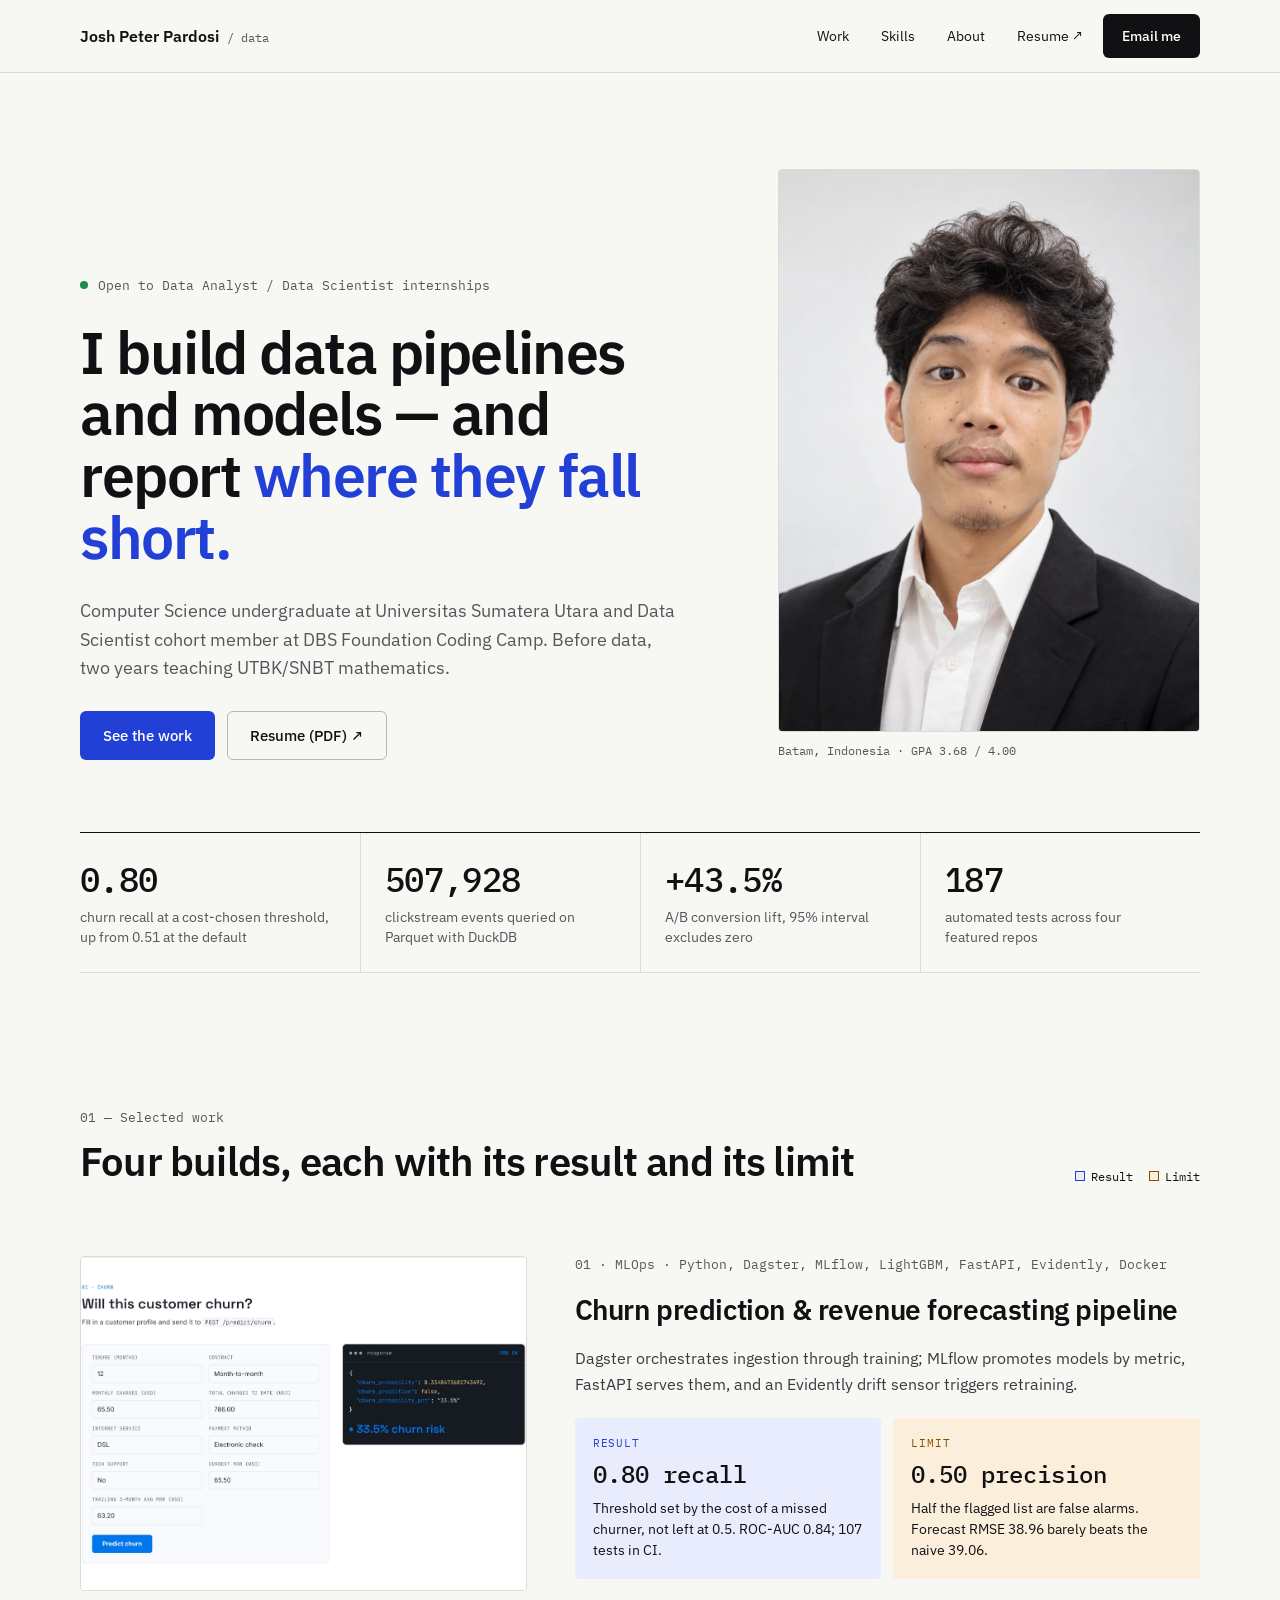
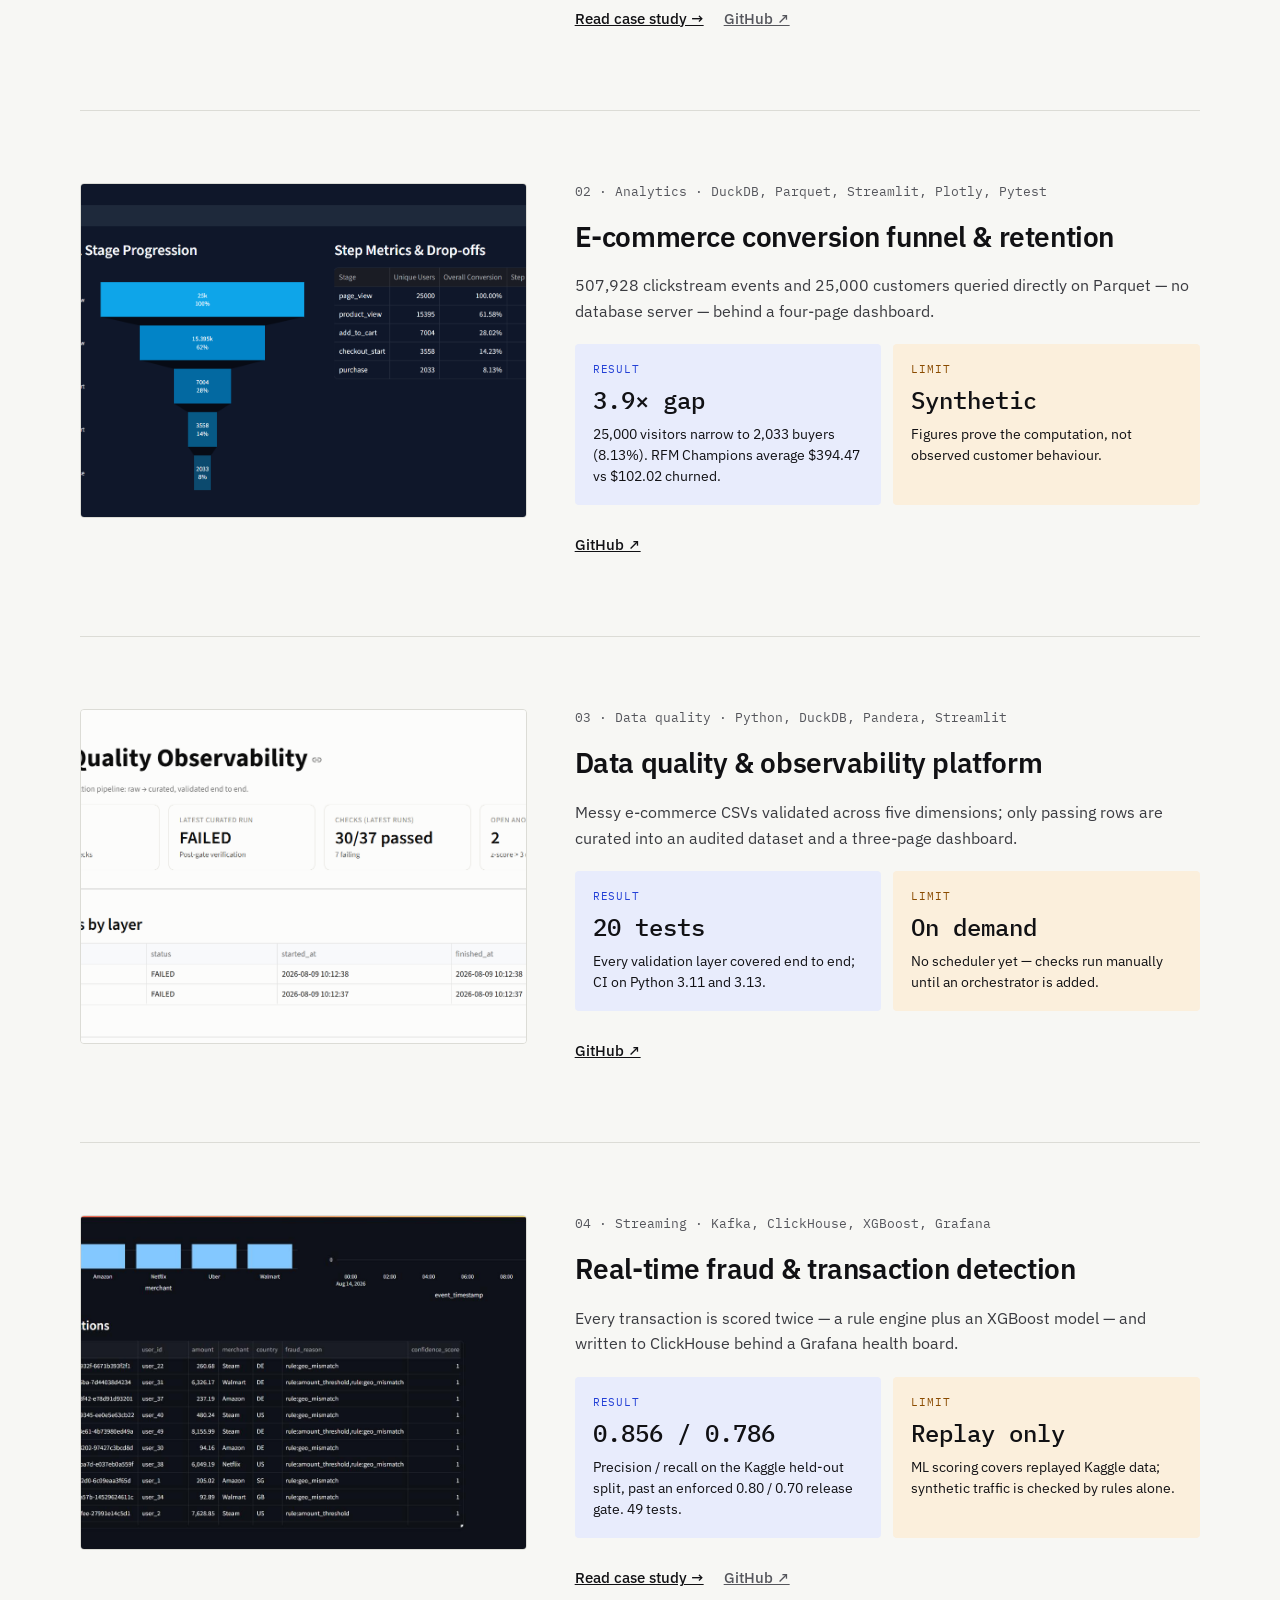
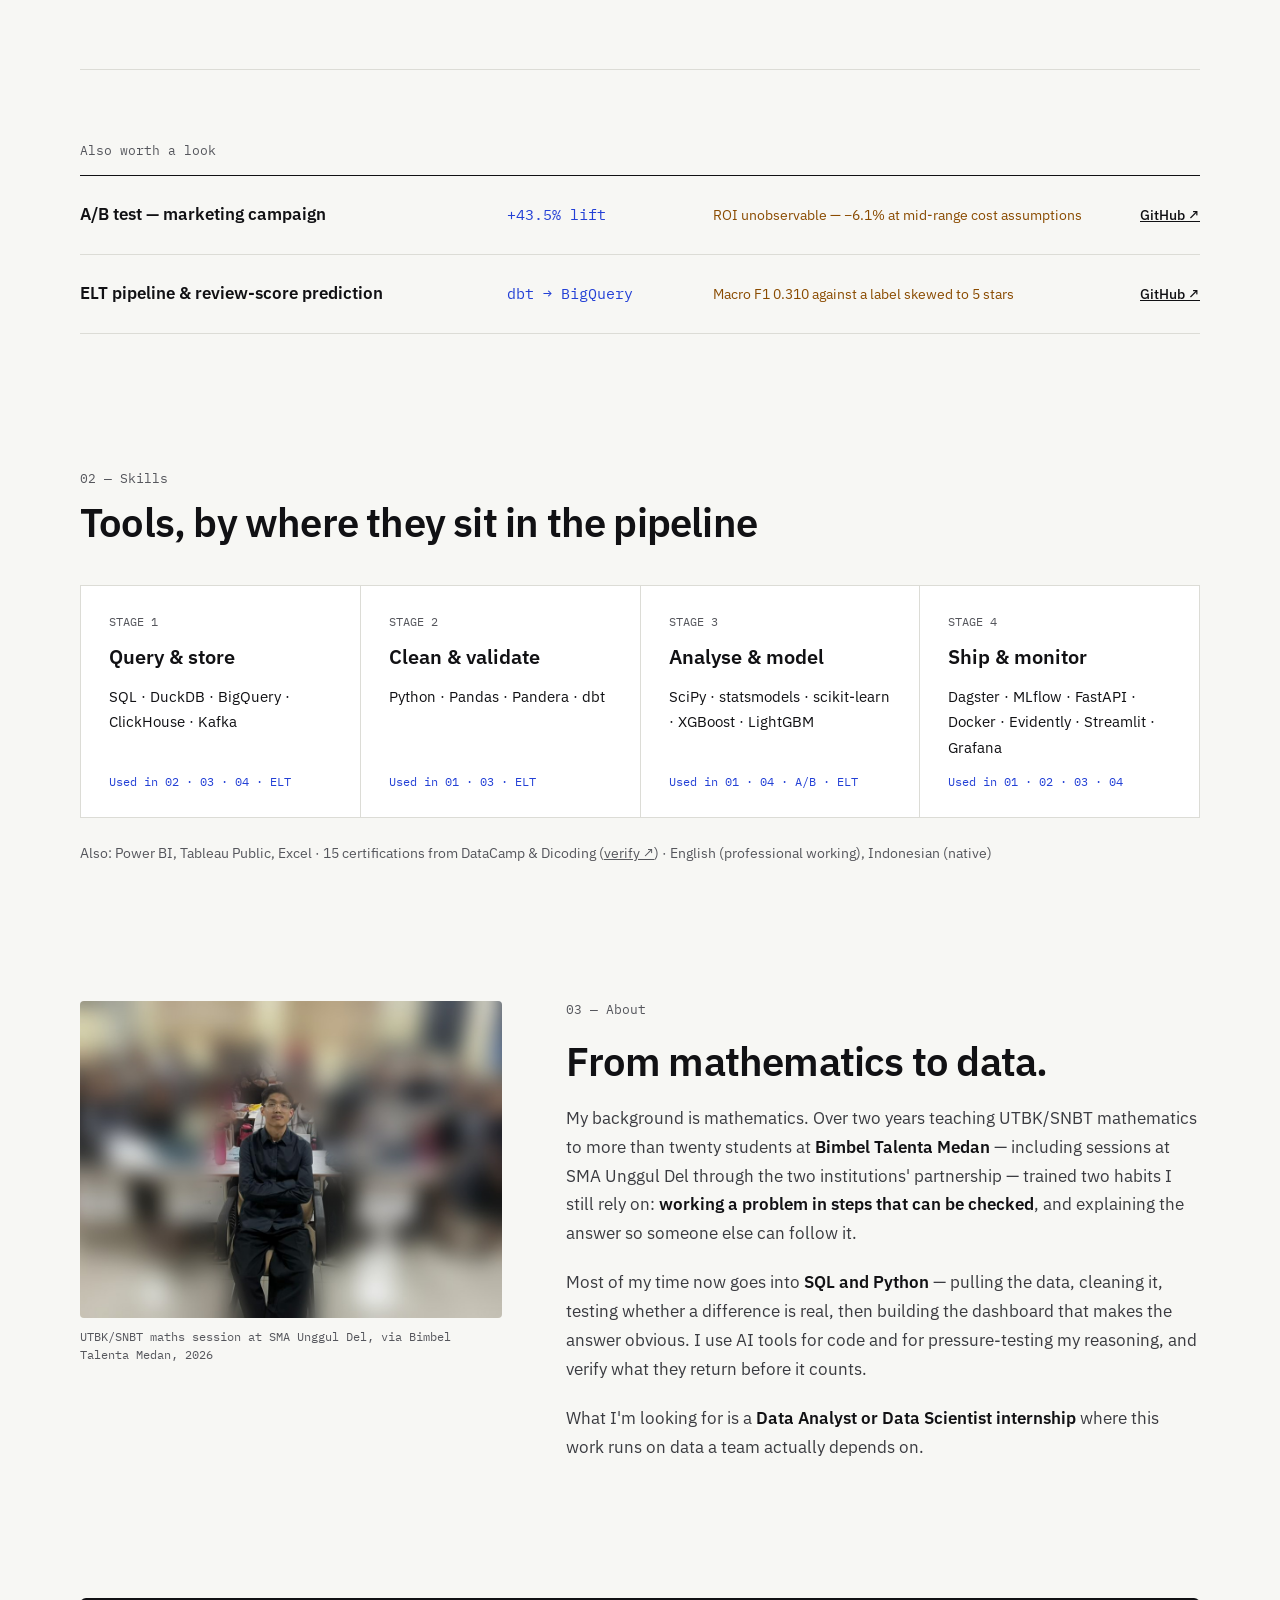
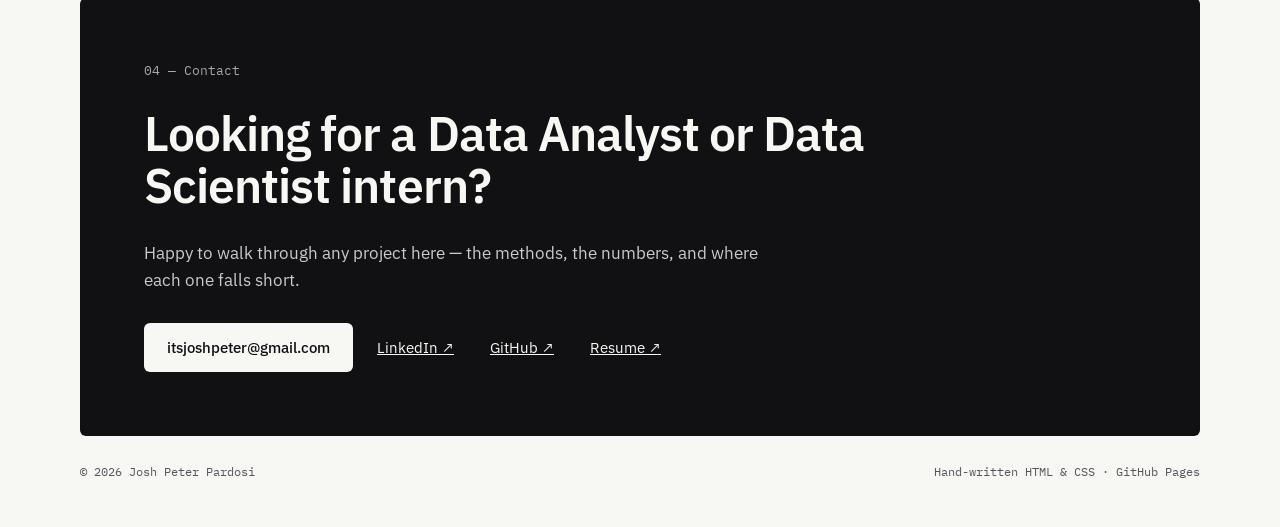
<file: index.html>
<!DOCTYPE html>
<html lang="en">
<head>
<meta charset="UTF-8">
<meta name="viewport" content="width=device-width, initial-scale=1.0">
<title>Josh Peter Pardosi — Data Analytics</title>
<meta name="description" content="Josh Peter Pardosi — Computer Science undergraduate seeking a Data Analyst or Data Scientist internship. MLOps, data pipelines, and dashboards, with results and their limits stated openly.">

<!-- Absolute URLs below point at the GitHub Pages project page; update them if the site moves. -->
<meta property="og:type" content="website">
<meta property="og:site_name" content="Josh Peter Pardosi">
<meta property="og:title" content="Josh Peter Pardosi — Data Analyst & Data Scientist">
<meta property="og:description" content="I build data pipelines and models — and report where they fall short. MLOps, analytics, and streaming projects, each with its result and its limit.">
<meta property="og:url" content="https://joshpeterpardosi.github.io/joshpeterpardosi-portfolio/">
<meta property="og:image" content="https://joshpeterpardosi.github.io/joshpeterpardosi-portfolio/assets/og-image.png">
<meta property="og:image:width" content="1200">
<meta property="og:image:height" content="630">
<meta property="og:image:alt" content="Josh Peter Pardosi — Data Analyst and Data Scientist portfolio">
<meta property="og:locale" content="en_US">

<meta name="twitter:card" content="summary_large_image">
<meta name="twitter:title" content="Josh Peter Pardosi — Data Analyst & Data Scientist">
<meta name="twitter:description" content="I build data pipelines and models — and report where they fall short. MLOps, analytics, and streaming projects, each with its result and its limit.">
<meta name="twitter:image" content="https://joshpeterpardosi.github.io/joshpeterpardosi-portfolio/assets/og-image.png">
<link rel="canonical" href="https://joshpeterpardosi.github.io/joshpeterpardosi-portfolio/">
<link rel="icon" href="data:image/svg+xml,%3Csvg xmlns='http://www.w3.org/2000/svg' viewBox='0 0 100 100'%3E%3Crect width='100' height='100' rx='16' fill='%23111114'/%3E%3Ctext x='50' y='70' font-size='60' font-family='Helvetica,sans-serif' font-weight='700' fill='%23ffffff' text-anchor='middle'%3EJ%3C/text%3E%3C/svg%3E">
<link rel="preconnect" href="https://fonts.googleapis.com">
<link rel="preconnect" href="https://fonts.gstatic.com" crossorigin>
<link href="https://fonts.googleapis.com/css2?family=IBM+Plex+Mono:wght@400;500&family=IBM+Plex+Sans:wght@400;500;600&display=swap" rel="stylesheet">
<link rel="stylesheet" href="assets/site.css">
</head>
<body>

<header class="site-header">
  <div class="wrap header-row">
    <a class="wordmark" href="#top">Josh Peter Pardosi <span>/ data</span></a>
    <nav class="nav" aria-label="Primary">
      <a class="nav-link" href="#work">Work</a>
      <a class="nav-link hide-sm" href="#skills">Skills</a>
      <a class="nav-link hide-sm" href="#about">About</a>
      <a class="nav-link hide-sm" href="https://drive.google.com/file/d/1CFjbA9SSnH6z_P5UXqEPdtS3azNIEM0c/view?usp=drive_link" target="_blank" rel="noopener">Resume ↗</a>
      <a class="btn btn-dark" href="mailto:itsjoshpeter@gmail.com">Email me</a>
    </nav>
  </div>
</header>

<main id="top">

<section class="wrap hero">
  <div class="hero-text">
    <p class="status"><span class="status-dot"></span>Open to Data Analyst / Data Scientist internships</p>
    <h1>I build data pipelines and models — and report <span class="accent">where they fall short.</span></h1>
    <p class="lede">Computer Science undergraduate at Universitas Sumatera Utara and Data Scientist cohort member at DBS Foundation Coding Camp. Before data, two years teaching UTBK/SNBT mathematics.</p>
    <div class="actions">
      <a class="btn btn-accent" href="#work">See the work</a>
      <a class="btn btn-outline" href="https://drive.google.com/file/d/1CFjbA9SSnH6z_P5UXqEPdtS3azNIEM0c/view?usp=drive_link" target="_blank" rel="noopener">Resume (PDF) ↗</a>
    </div>
  </div>
  <figure class="hero-photo">
    <img src="assets/josh-portrait.webp" alt="Josh Peter Pardosi" width="1122" height="1402">
    <figcaption>Batam, Indonesia · GPA 3.68 / 4.00</figcaption>
  </figure>
</section>

<section class="wrap" aria-label="Results at a glance">
  <div class="proof">
    <div class="proof-item"><span class="num">0.80</span><span class="label">churn recall at a cost-chosen threshold, up from 0.51 at the default</span></div>
    <div class="proof-item"><span class="num">507,928</span><span class="label">clickstream events queried on Parquet with DuckDB</span></div>
    <div class="proof-item"><span class="num">+43.5%</span><span class="label">A/B conversion lift, 95% interval excludes zero</span></div>
    <div class="proof-item"><span class="num">187</span><span class="label">automated tests across four featured repos</span></div>
  </div>
</section>

<section id="work" class="wrap section">
  <div class="section-head">
    <div>
      <p class="kicker">01 — Selected work</p>
      <h2>Four builds, each with its result and its limit</h2>
    </div>
    <div class="legend" aria-hidden="true">
      <span><i class="sw sw-result"></i>Result</span>
      <span><i class="sw sw-limit"></i>Limit</span>
    </div>
  </div>

  <article class="project">
    <img src="assets/project-churn-mlops.jpg" alt="FastAPI service returning a live churn prediction" loading="lazy">
    <div class="project-body">
      <p class="kicker">01 · MLOps · Python, Dagster, MLflow, LightGBM, FastAPI, Evidently, Docker</p>
      <h3>Churn prediction &amp; revenue forecasting pipeline</h3>
      <p class="desc">Dagster orchestrates ingestion through training; MLflow promotes models by metric, FastAPI serves them, and an Evidently drift sensor triggers retraining.</p>
      <div class="rl">
        <div class="box box-result">
          <span class="box-label">Result</span>
          <span class="box-num">0.80 recall</span>
          <span class="box-text">Threshold set by the cost of a missed churner, not left at 0.5. ROC-AUC 0.84; 107 tests in CI.</span>
        </div>
        <div class="box box-limit">
          <span class="box-label">Limit</span>
          <span class="box-num">0.50 precision</span>
          <span class="box-text">Half the flagged list are false alarms. Forecast RMSE 38.96 barely beats the naive 39.06.</span>
        </div>
      </div>
      <div class="links">
        <a href="work/churn-mlops.html">Read case study →</a>
        <a class="muted" href="https://github.com/joshpeterpardosi/churn-mlops-forecasting-ops" target="_blank" rel="noopener">GitHub ↗</a>
      </div>
    </div>
  </article>

  <article class="project">
    <img src="assets/project-ecommerce-funnel.png" alt="E-commerce conversion funnel dashboard" loading="lazy">
    <div class="project-body">
      <p class="kicker">02 · Analytics · DuckDB, Parquet, Streamlit, Plotly, Pytest</p>
      <h3>E-commerce conversion funnel &amp; retention</h3>
      <p class="desc">507,928 clickstream events and 25,000 customers queried directly on Parquet — no database server — behind a four-page dashboard.</p>
      <div class="rl">
        <div class="box box-result">
          <span class="box-label">Result</span>
          <span class="box-num">3.9× gap</span>
          <span class="box-text">25,000 visitors narrow to 2,033 buyers (8.13%). RFM Champions average $394.47 vs $102.02 churned.</span>
        </div>
        <div class="box box-limit">
          <span class="box-label">Limit</span>
          <span class="box-num">Synthetic</span>
          <span class="box-text">Figures prove the computation, not observed customer behaviour.</span>
        </div>
      </div>
      <div class="links">
        <a href="https://github.com/joshpeterpardosi/ecommerce-funnel-retention" target="_blank" rel="noopener">GitHub ↗</a>
      </div>
    </div>
  </article>

  <article class="project">
    <img src="assets/project-data-quality.png" alt="Data quality observability dashboard" loading="lazy">
    <div class="project-body">
      <p class="kicker">03 · Data quality · Python, DuckDB, Pandera, Streamlit</p>
      <h3>Data quality &amp; observability platform</h3>
      <p class="desc">Messy e-commerce CSVs validated across five dimensions; only passing rows are curated into an audited dataset and a three-page dashboard.</p>
      <div class="rl">
        <div class="box box-result">
          <span class="box-label">Result</span>
          <span class="box-num">20 tests</span>
          <span class="box-text">Every validation layer covered end to end; CI on Python 3.11 and 3.13.</span>
        </div>
        <div class="box box-limit">
          <span class="box-label">Limit</span>
          <span class="box-num">On demand</span>
          <span class="box-text">No scheduler yet — checks run manually until an orchestrator is added.</span>
        </div>
      </div>
      <div class="links">
        <a href="https://github.com/joshpeterpardosi/data-quality-observability" target="_blank" rel="noopener">GitHub ↗</a>
      </div>
    </div>
  </article>

  <article class="project">
    <img src="assets/project-real-time-pipeline.jpg" alt="Real-time fraud detection Grafana board" loading="lazy">
    <div class="project-body">
      <p class="kicker">04 · Streaming · Kafka, ClickHouse, XGBoost, Grafana</p>
      <h3>Real-time fraud &amp; transaction detection</h3>
      <p class="desc">Every transaction is scored twice — a rule engine plus an XGBoost model — and written to ClickHouse behind a Grafana health board.</p>
      <div class="rl">
        <div class="box box-result">
          <span class="box-label">Result</span>
          <span class="box-num">0.856 / 0.786</span>
          <span class="box-text">Precision / recall on the Kaggle held-out split, past an enforced 0.80 / 0.70 release gate. 49 tests.</span>
        </div>
        <div class="box box-limit">
          <span class="box-label">Limit</span>
          <span class="box-num">Replay only</span>
          <span class="box-text">ML scoring covers replayed Kaggle data; synthetic traffic is checked by rules alone.</span>
        </div>
      </div>
      <div class="links">
        <a href="work/fraud-detection.html">Read case study →</a>
        <a class="muted" href="https://github.com/joshpeterpardosi/real-time-event-pipeline" target="_blank" rel="noopener">GitHub ↗</a>
      </div>
    </div>
  </article>

  <div class="more">
    <p class="kicker">Also worth a look</p>
    <div class="more-row">
      <span class="more-name">A/B test — marketing campaign</span>
      <span class="more-num">+43.5% lift</span>
      <span class="more-limit">ROI unobservable — −6.1% at mid-range cost assumptions</span>
      <a href="https://github.com/joshpeterpardosi/ab-test-marketing-analysis" target="_blank" rel="noopener">GitHub ↗</a>
    </div>
    <div class="more-row">
      <span class="more-name">ELT pipeline &amp; review-score prediction</span>
      <span class="more-num">dbt → BigQuery</span>
      <span class="more-limit">Macro F1 0.310 against a label skewed to 5 stars</span>
      <a href="https://github.com/joshpeterpardosi/ecommerce-elt-pipeline" target="_blank" rel="noopener">GitHub ↗</a>
    </div>
  </div>
</section>

<section id="skills" class="wrap section">
  <div class="section-head">
    <div>
      <p class="kicker">02 — Skills</p>
      <h2>Tools, by where they sit in the pipeline</h2>
    </div>
  </div>
  <div class="stages">
    <div class="stage">
      <span class="stage-num">Stage 1</span>
      <h3>Query &amp; store</h3>
      <p>SQL · DuckDB · BigQuery · ClickHouse · Kafka</p>
      <span class="used">Used in 02 · 03 · 04 · ELT</span>
    </div>
    <div class="stage">
      <span class="stage-num">Stage 2</span>
      <h3>Clean &amp; validate</h3>
      <p>Python · Pandas · Pandera · dbt</p>
      <span class="used">Used in 01 · 03 · ELT</span>
    </div>
    <div class="stage">
      <span class="stage-num">Stage 3</span>
      <h3>Analyse &amp; model</h3>
      <p>SciPy · statsmodels · scikit-learn · XGBoost · LightGBM</p>
      <span class="used">Used in 01 · 04 · A/B · ELT</span>
    </div>
    <div class="stage">
      <span class="stage-num">Stage 4</span>
      <h3>Ship &amp; monitor</h3>
      <p>Dagster · MLflow · FastAPI · Docker · Evidently · Streamlit · Grafana</p>
      <span class="used">Used in 01 · 02 · 03 · 04</span>
    </div>
  </div>
  <p class="aside">Also: Power BI, Tableau Public, Excel · 15 certifications from DataCamp &amp; Dicoding (<a href="https://www.linkedin.com/in/josh-peter-pardosi-44ab612aa/details/certifications/" target="_blank" rel="noopener">verify ↗</a>) · English (professional working), Indonesian (native)</p>
</section>

<section id="about" class="wrap section about">
  <figure>
    <img src="assets/about-teaching.jpeg" alt="A UTBK/SNBT mathematics session at SMA Unggul Del, taught through Bimbel Talenta Medan, 2026" loading="lazy">
    <figcaption>UTBK/SNBT maths session at SMA Unggul Del, via Bimbel Talenta Medan, 2026</figcaption>
  </figure>
  <div class="about-body">
    <p class="kicker">03 — About</p>
    <h2>From mathematics to data.</h2>
    <p>My background is mathematics. Over two years teaching UTBK/SNBT mathematics to more than twenty students at <strong>Bimbel Talenta Medan</strong> — including sessions at SMA Unggul Del through the two institutions' partnership — trained two habits I still rely on: <strong>working a problem in steps that can be checked</strong>, and explaining the answer so someone else can follow it.</p>
    <p>Most of my time now goes into <strong>SQL and Python</strong> — pulling the data, cleaning it, testing whether a difference is real, then building the dashboard that makes the answer obvious. I use AI tools for code and for pressure-testing my reasoning, and verify what they return before it counts.</p>
    <p>What I'm looking for is a <strong>Data Analyst or Data Scientist internship</strong> where this work runs on data a team actually depends on.</p>
  </div>
</section>

<section id="contact" class="wrap section">
  <div class="contact">
    <p class="kicker">04 — Contact</p>
    <h2>Looking for a Data Analyst or Data Scientist intern?</h2>
    <p>Happy to walk through any project here — the methods, the numbers, and where each one falls short.</p>
    <div class="actions">
      <a class="btn btn-light" href="mailto:itsjoshpeter@gmail.com">itsjoshpeter@gmail.com</a>
      <a class="contact-link" href="https://www.linkedin.com/in/josh-peter-pardosi-44ab612aa/" target="_blank" rel="noopener">LinkedIn ↗</a>
      <a class="contact-link" href="https://github.com/joshpeterpardosi" target="_blank" rel="noopener">GitHub ↗</a>
      <a class="contact-link" href="https://drive.google.com/file/d/1CFjbA9SSnH6z_P5UXqEPdtS3azNIEM0c/view?usp=drive_link" target="_blank" rel="noopener">Resume ↗</a>
    </div>
  </div>
</section>

</main>

<footer class="wrap site-footer">
  <span>© 2026 Josh Peter Pardosi</span>
  <span>Hand-written HTML &amp; CSS · GitHub Pages</span>
</footer>

</body>
</html>
</file>
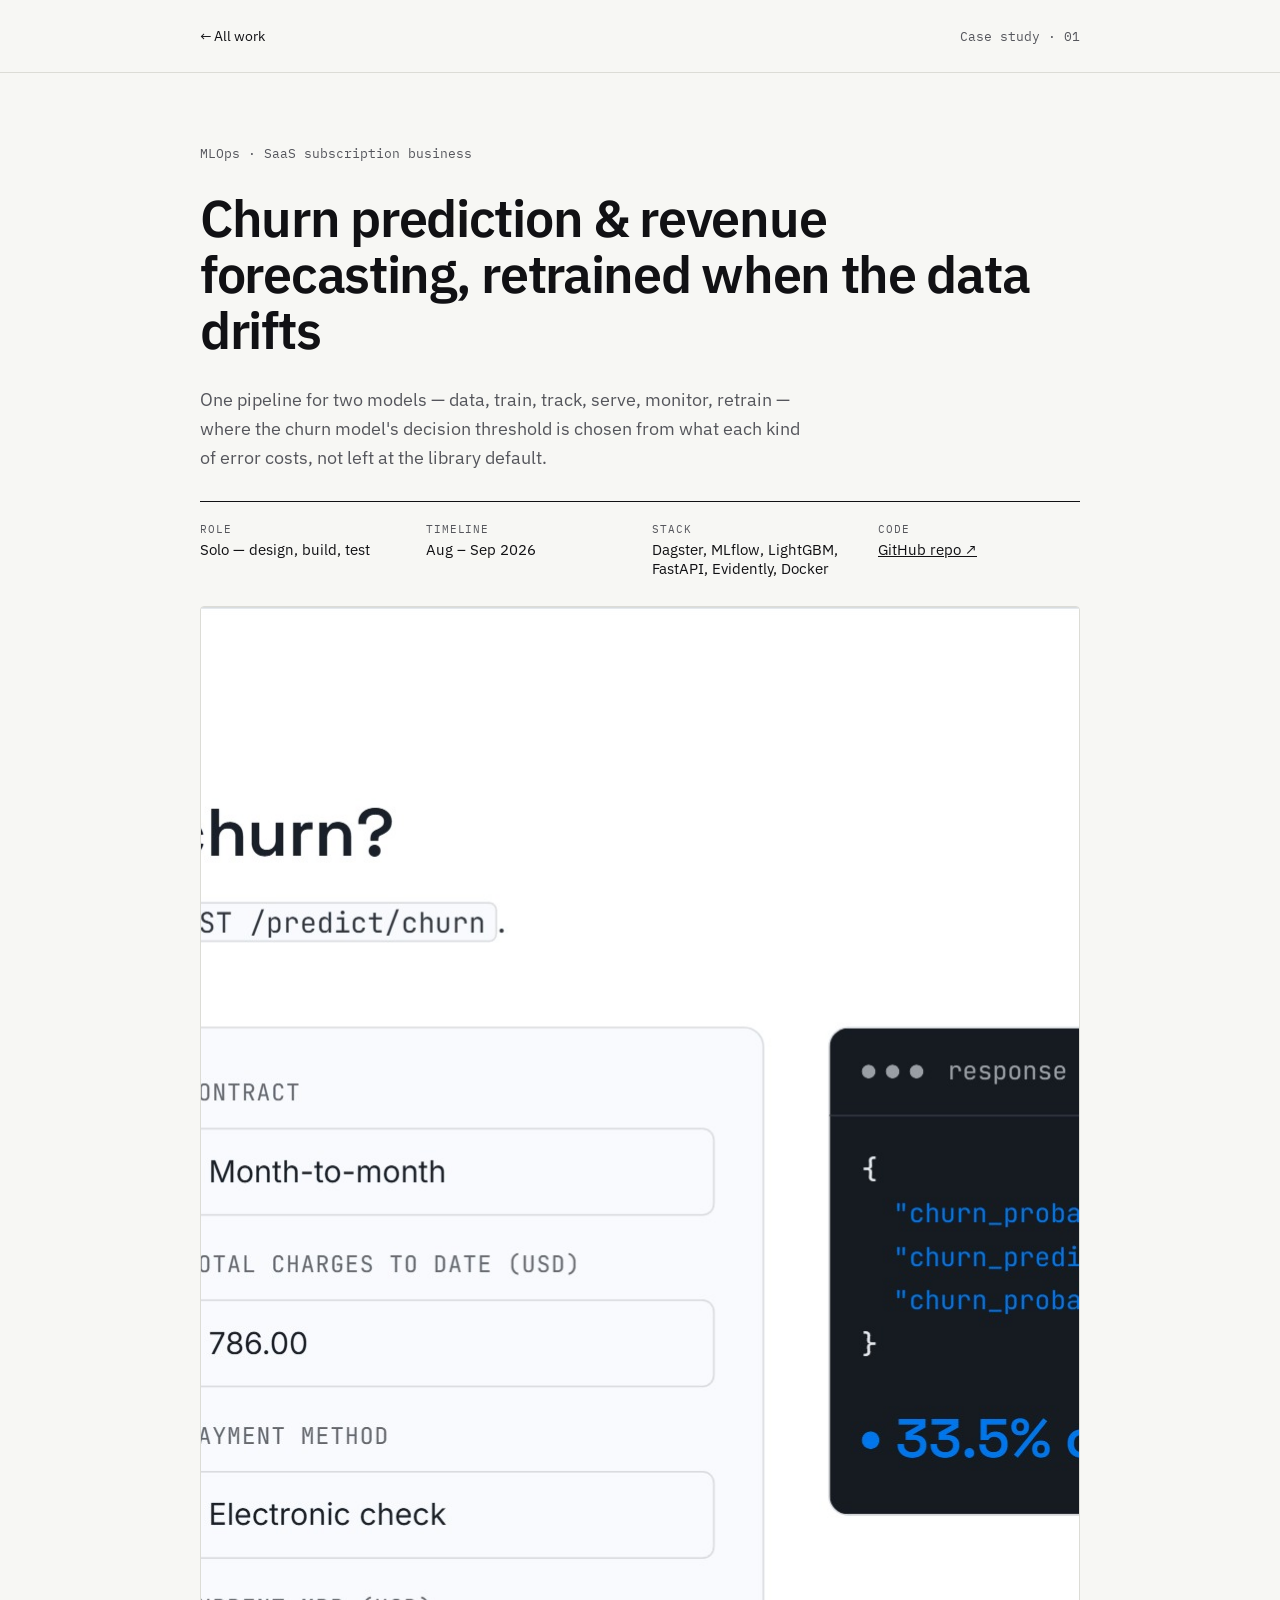
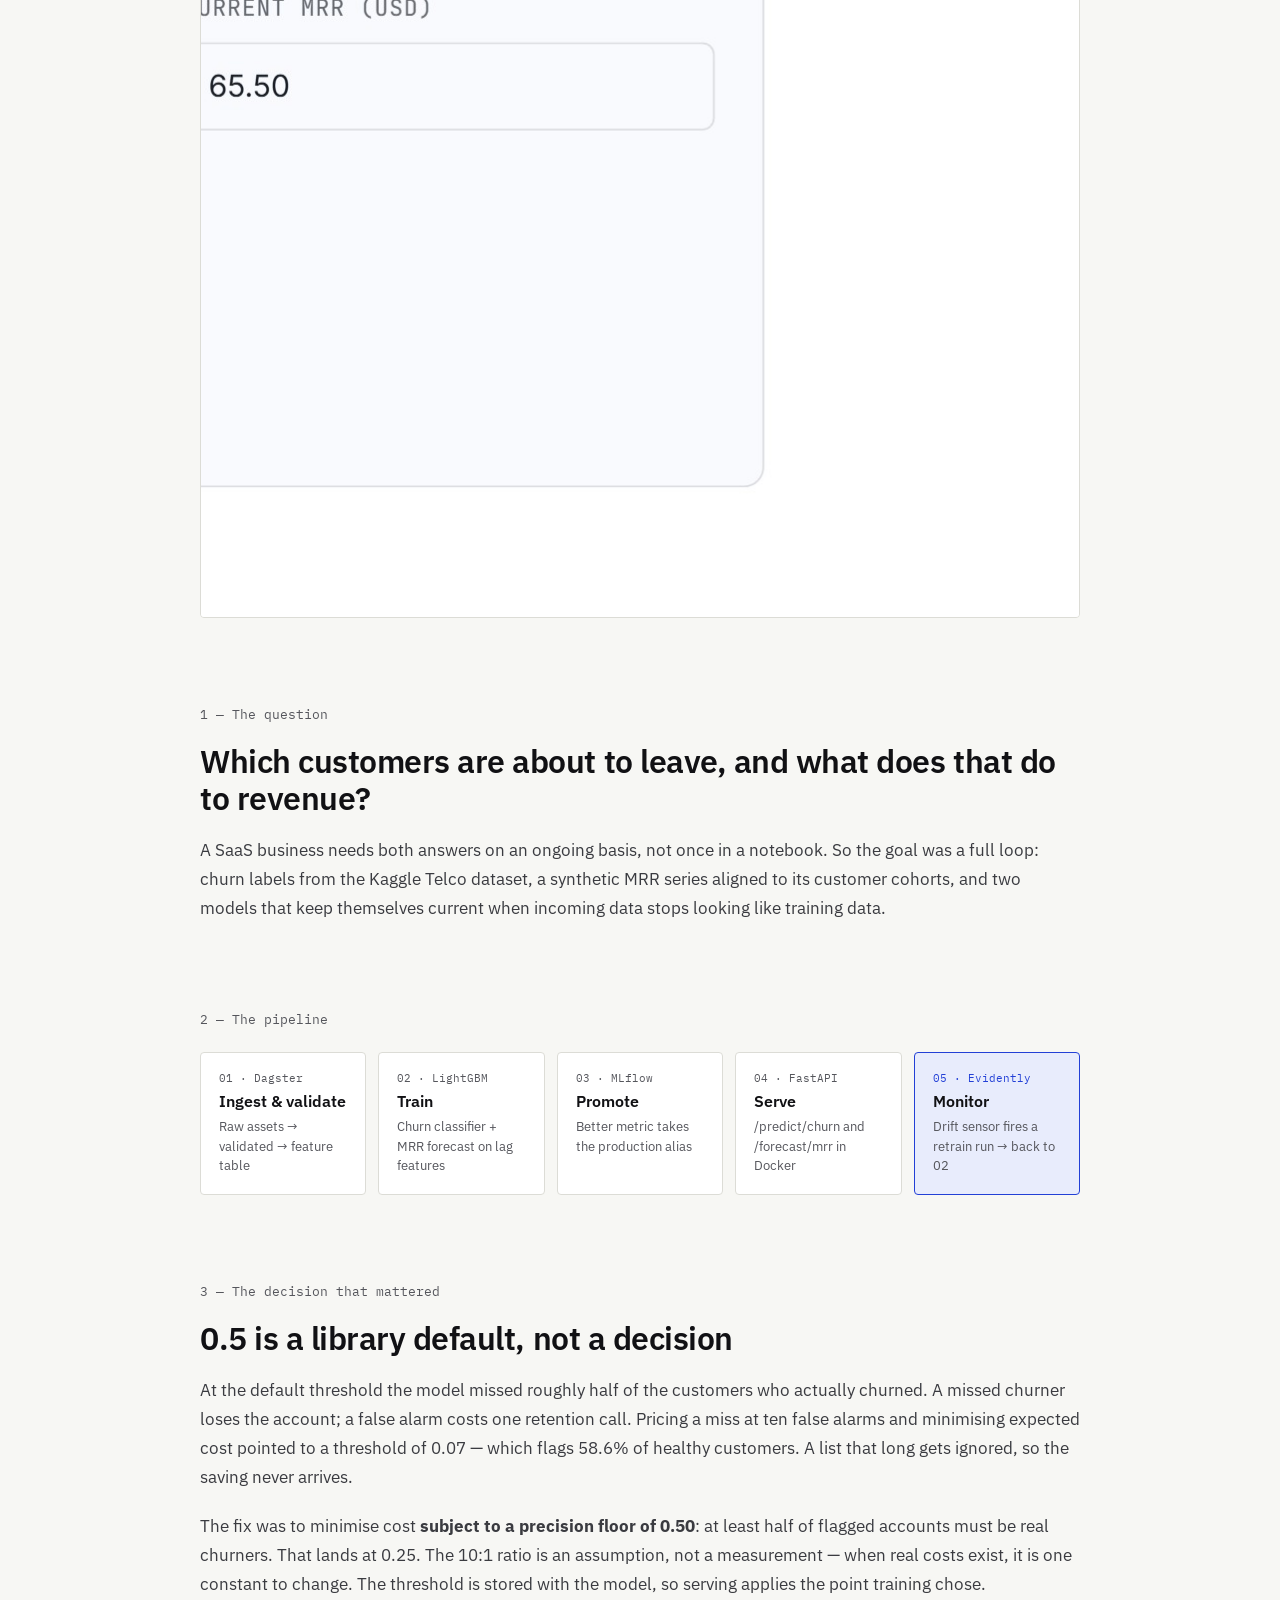
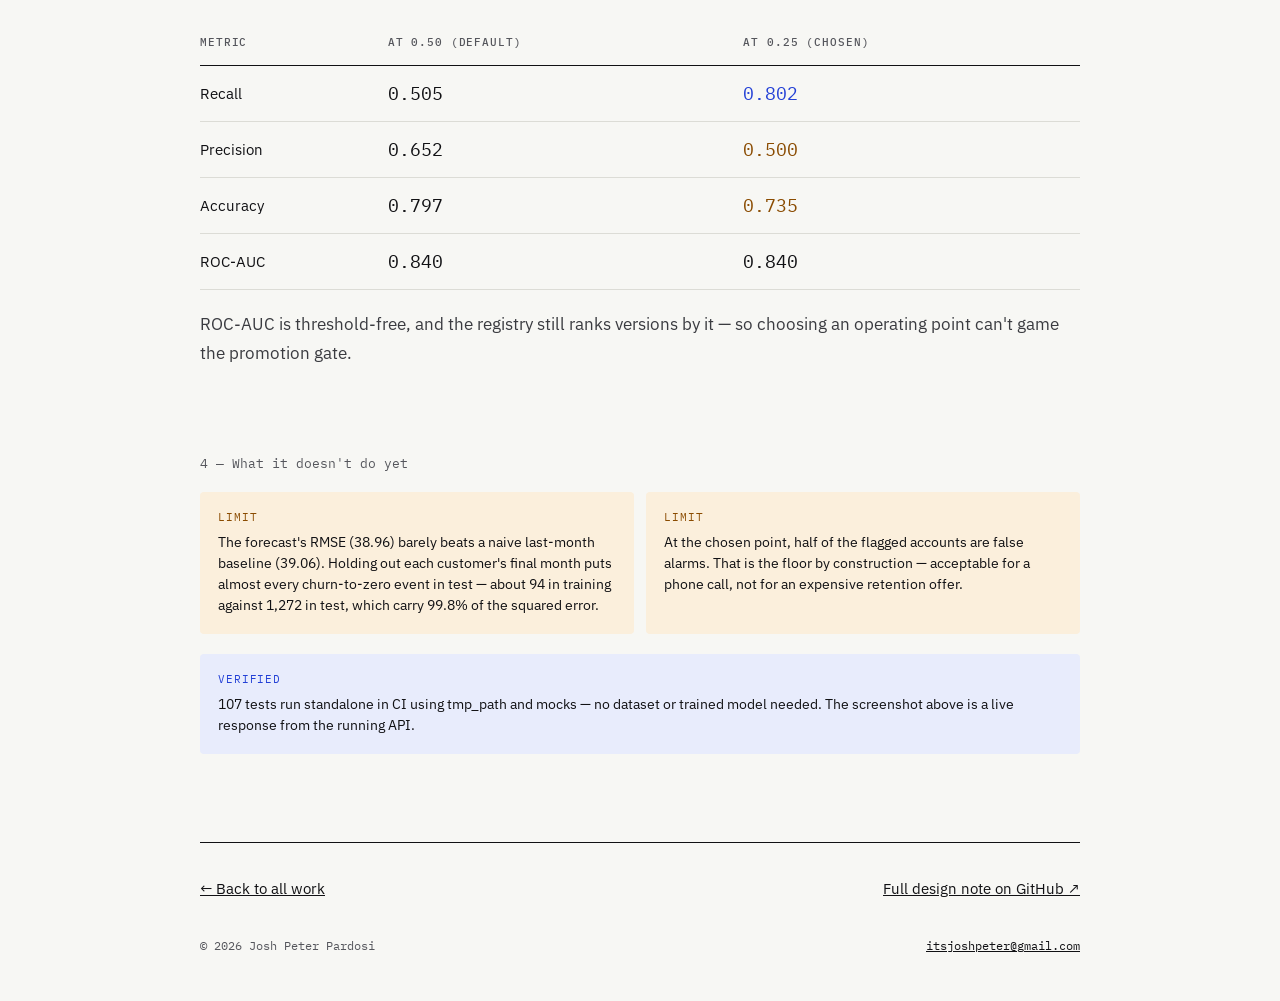
<file: work/churn-mlops.html>
<!DOCTYPE html>
<html lang="en">
<head>
<meta charset="UTF-8">
<meta name="viewport" content="width=device-width, initial-scale=1.0">
<title>Churn MLOps Pipeline — Josh Peter Pardosi</title>
<meta name="description" content="Case study: a churn prediction and MRR forecasting pipeline with a cost-chosen decision threshold, MLflow promotion, FastAPI serving, and drift-triggered retraining.">
<link rel="canonical" href="https://joshpeterpardosi.github.io/joshpeterpardosi-portfolio/work/churn-mlops.html">
<meta property="og:type" content="article">
<meta property="og:site_name" content="Josh Peter Pardosi">
<meta property="og:title" content="Churn MLOps Pipeline — case study">
<meta property="og:description" content="Why the churn model's threshold sits at 0.25, not 0.5: recall 0.51 → 0.80 under a precision floor — plus where the pipeline still falls short.">
<meta property="og:url" content="https://joshpeterpardosi.github.io/joshpeterpardosi-portfolio/work/churn-mlops.html">
<meta property="og:image" content="https://joshpeterpardosi.github.io/joshpeterpardosi-portfolio/assets/project-churn-mlops.jpg">
<meta property="og:image:width" content="2394">
<meta property="og:image:height" content="1612">
<meta property="og:image:alt" content="FastAPI service returning a live churn prediction">
<meta name="twitter:card" content="summary_large_image">
<meta name="twitter:title" content="Churn MLOps Pipeline — case study">
<meta name="twitter:description" content="Why the churn model's threshold sits at 0.25, not 0.5: recall 0.51 → 0.80 under a precision floor — plus where the pipeline still falls short.">
<meta name="twitter:image" content="https://joshpeterpardosi.github.io/joshpeterpardosi-portfolio/assets/project-churn-mlops.jpg">
<link rel="icon" href="data:image/svg+xml,%3Csvg xmlns='http://www.w3.org/2000/svg' viewBox='0 0 100 100'%3E%3Crect width='100' height='100' rx='16' fill='%23111114'/%3E%3Ctext x='50' y='70' font-size='60' font-family='Helvetica,sans-serif' font-weight='700' fill='%23ffffff' text-anchor='middle'%3EJ%3C/text%3E%3C/svg%3E">
<link rel="preconnect" href="https://fonts.googleapis.com">
<link rel="preconnect" href="https://fonts.gstatic.com" crossorigin>
<link href="https://fonts.googleapis.com/css2?family=IBM+Plex+Mono:wght@400;500&family=IBM+Plex+Sans:wght@400;500;600&display=swap" rel="stylesheet">
<link rel="stylesheet" href="../assets/site.css">
</head>
<body>

<header class="site-header">
  <div class="wrap case header-row">
    <a class="nav-link" href="../index.html#work" style="padding-left:0">← All work</a>
    <span class="kicker">Case study · 01</span>
  </div>
</header>

<main class="wrap case">

<section class="case-hero">
  <p class="kicker">MLOps · SaaS subscription business</p>
  <h1>Churn prediction &amp; revenue forecasting, retrained when the data drifts</h1>
  <p class="lede">One pipeline for two models — data, train, track, serve, monitor, retrain — where the churn model's decision threshold is chosen from what each kind of error costs, not left at the library default.</p>
  <div class="case-meta">
    <div class="meta-item"><span>Role</span><span>Solo — design, build, test</span></div>
    <div class="meta-item"><span>Timeline</span><span>Aug – Sep 2026</span></div>
    <div class="meta-item"><span>Stack</span><span>Dagster, MLflow, LightGBM, FastAPI, Evidently, Docker</span></div>
    <div class="meta-item"><span>Code</span><a href="https://github.com/joshpeterpardosi/churn-mlops-forecasting-ops" target="_blank" rel="noopener">GitHub repo ↗</a></div>
  </div>
  <img src="../assets/project-churn-mlops.jpg" alt="FastAPI service returning a live churn prediction" width="2394" height="1612">
</section>

<section class="case-section">
  <p class="kicker">1 — The question</p>
  <h2>Which customers are about to leave, and what does that do to revenue?</h2>
  <p>A SaaS business needs both answers on an ongoing basis, not once in a notebook. So the goal was a full loop: churn labels from the Kaggle Telco dataset, a synthetic MRR series aligned to its customer cohorts, and two models that keep themselves current when incoming data stops looking like training data.</p>
</section>

<section class="case-section">
  <p class="kicker">2 — The pipeline</p>
  <div class="flow">
    <div class="flow-step"><span>01 · Dagster</span><strong>Ingest &amp; validate</strong><span>Raw assets → validated → feature table</span></div>
    <div class="flow-step"><span>02 · LightGBM</span><strong>Train</strong><span>Churn classifier + MRR forecast on lag features</span></div>
    <div class="flow-step"><span>03 · MLflow</span><strong>Promote</strong><span>Better metric takes the production alias</span></div>
    <div class="flow-step"><span>04 · FastAPI</span><strong>Serve</strong><span>/predict/churn and /forecast/mrr in Docker</span></div>
    <div class="flow-step loop"><span>05 · Evidently</span><strong>Monitor</strong><span>Drift sensor fires a retrain run → back to 02</span></div>
  </div>
</section>

<section class="case-section">
  <p class="kicker">3 — The decision that mattered</p>
  <h2>0.5 is a library default, not a decision</h2>
  <p>At the default threshold the model missed roughly half of the customers who actually churned. A missed churner loses the account; a false alarm costs one retention call. Pricing a miss at ten false alarms and minimising expected cost pointed to a threshold of 0.07 — which flags 58.6% of healthy customers. A list that long gets ignored, so the saving never arrives.</p>
  <p>The fix was to minimise cost <strong>subject to a precision floor of 0.50</strong>: at least half of flagged accounts must be real churners. That lands at 0.25. The 10:1 ratio is an assumption, not a measurement — when real costs exist, it is one constant to change. The threshold is stored with the model, so serving applies the point training chose.</p>
  <table class="compare">
    <thead><tr><th>Metric</th><th>At 0.50 (default)</th><th>At 0.25 (chosen)</th></tr></thead>
    <tbody>
      <tr><td>Recall</td><td class="n">0.505</td><td class="n up">0.802</td></tr>
      <tr><td>Precision</td><td class="n">0.652</td><td class="n down">0.500</td></tr>
      <tr><td>Accuracy</td><td class="n">0.797</td><td class="n down">0.735</td></tr>
      <tr><td>ROC-AUC</td><td class="n">0.840</td><td class="n">0.840</td></tr>
    </tbody>
  </table>
  <p>ROC-AUC is threshold-free, and the registry still ranks versions by it — so choosing an operating point can't game the promotion gate.</p>
</section>

<section class="case-section">
  <p class="kicker">4 — What it doesn't do yet</p>
  <div class="rl">
    <div class="box box-limit">
      <span class="box-label">Limit</span>
      <span class="box-text">The forecast's RMSE (38.96) barely beats a naive last-month baseline (39.06). Holding out each customer's final month puts almost every churn-to-zero event in test — about 94 in training against 1,272 in test, which carry 99.8% of the squared error.</span>
    </div>
    <div class="box box-limit">
      <span class="box-label">Limit</span>
      <span class="box-text">At the chosen point, half of the flagged accounts are false alarms. That is the floor by construction — acceptable for a phone call, not for an expensive retention offer.</span>
    </div>
  </div>
  <div class="box box-result">
    <span class="box-label">Verified</span>
    <span class="box-text">107 tests run standalone in CI using tmp_path and mocks — no dataset or trained model needed. The screenshot above is a live response from the running API.</span>
  </div>
</section>

<nav class="case-nav" aria-label="Case study navigation">
  <a href="../index.html#work">← Back to all work</a>
  <a href="https://github.com/joshpeterpardosi/churn-mlops-forecasting-ops/blob/main/docs/design/2026-08-16-churn-operating-point.md" target="_blank" rel="noopener">Full design note on GitHub ↗</a>
</nav>

</main>

<footer class="wrap case site-footer">
  <span>© 2026 Josh Peter Pardosi</span>
  <a href="mailto:itsjoshpeter@gmail.com">itsjoshpeter@gmail.com</a>
</footer>

</body>
</html>
</file>
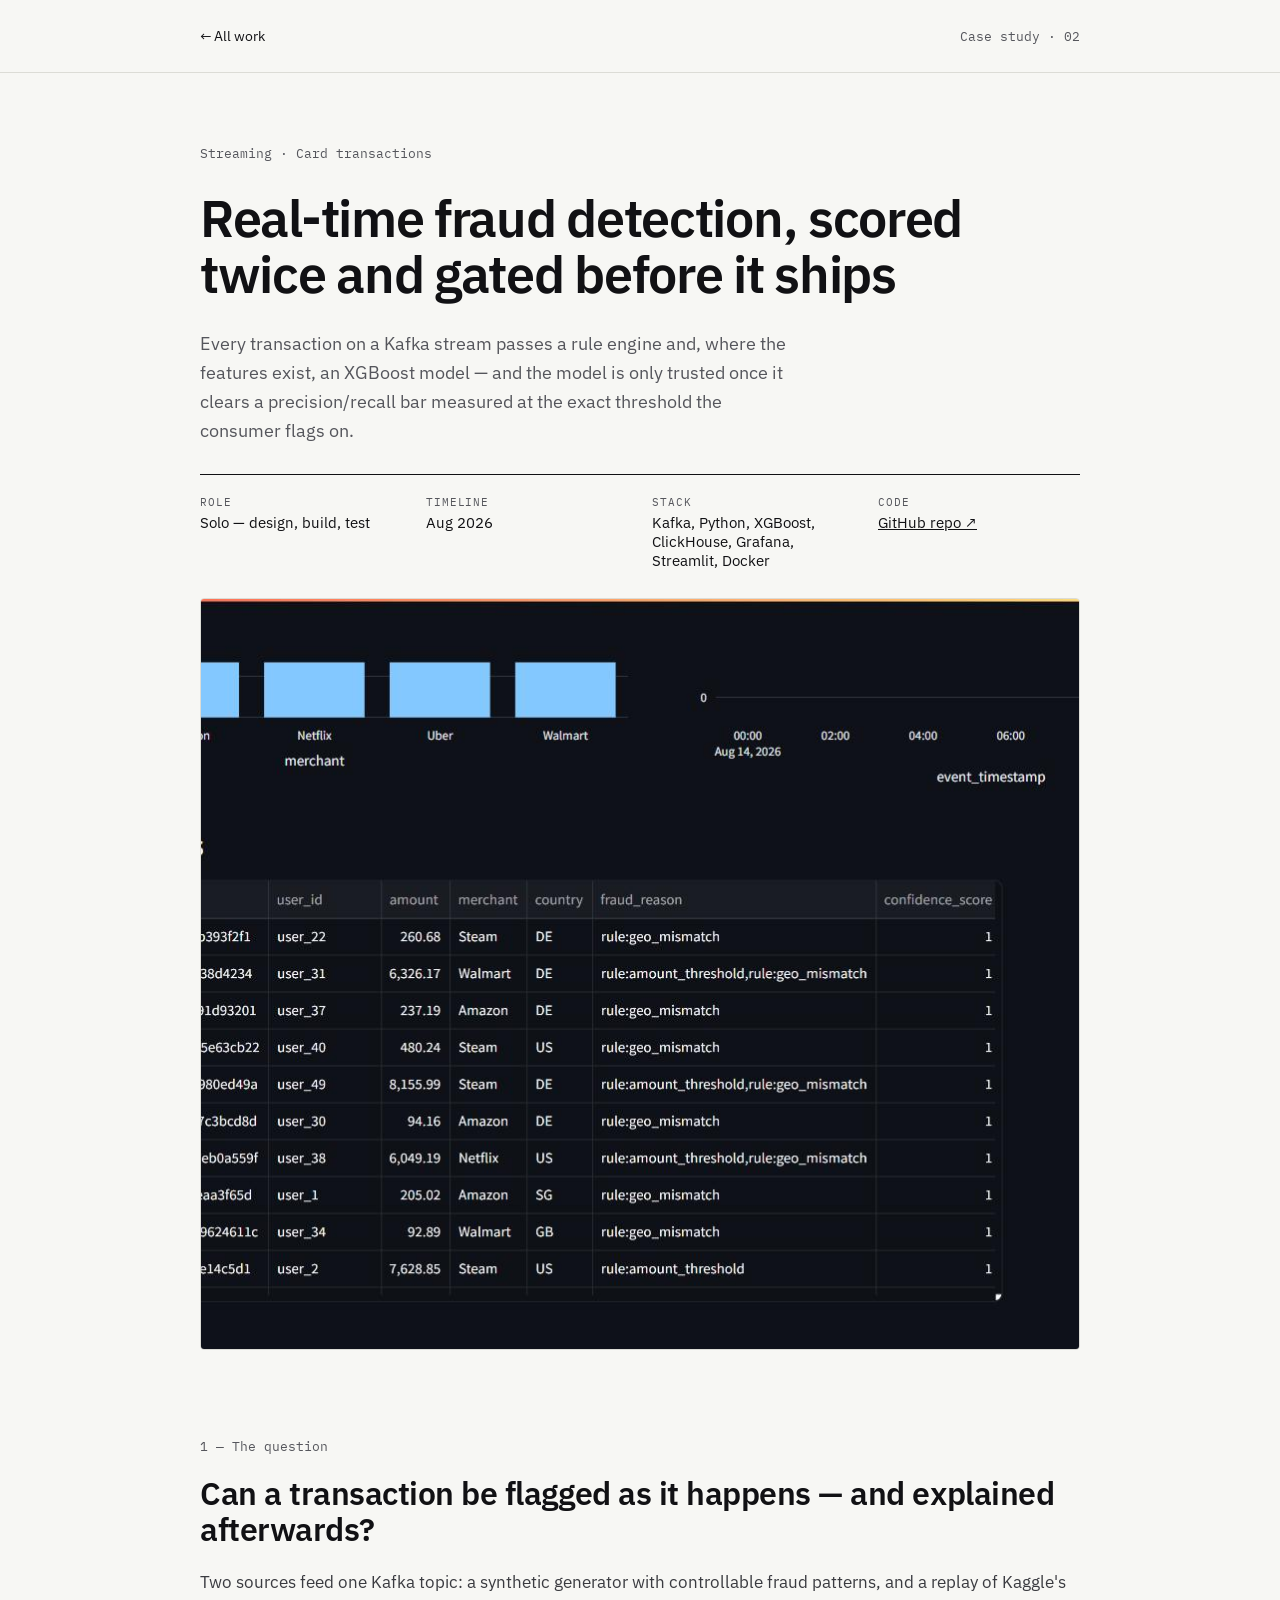
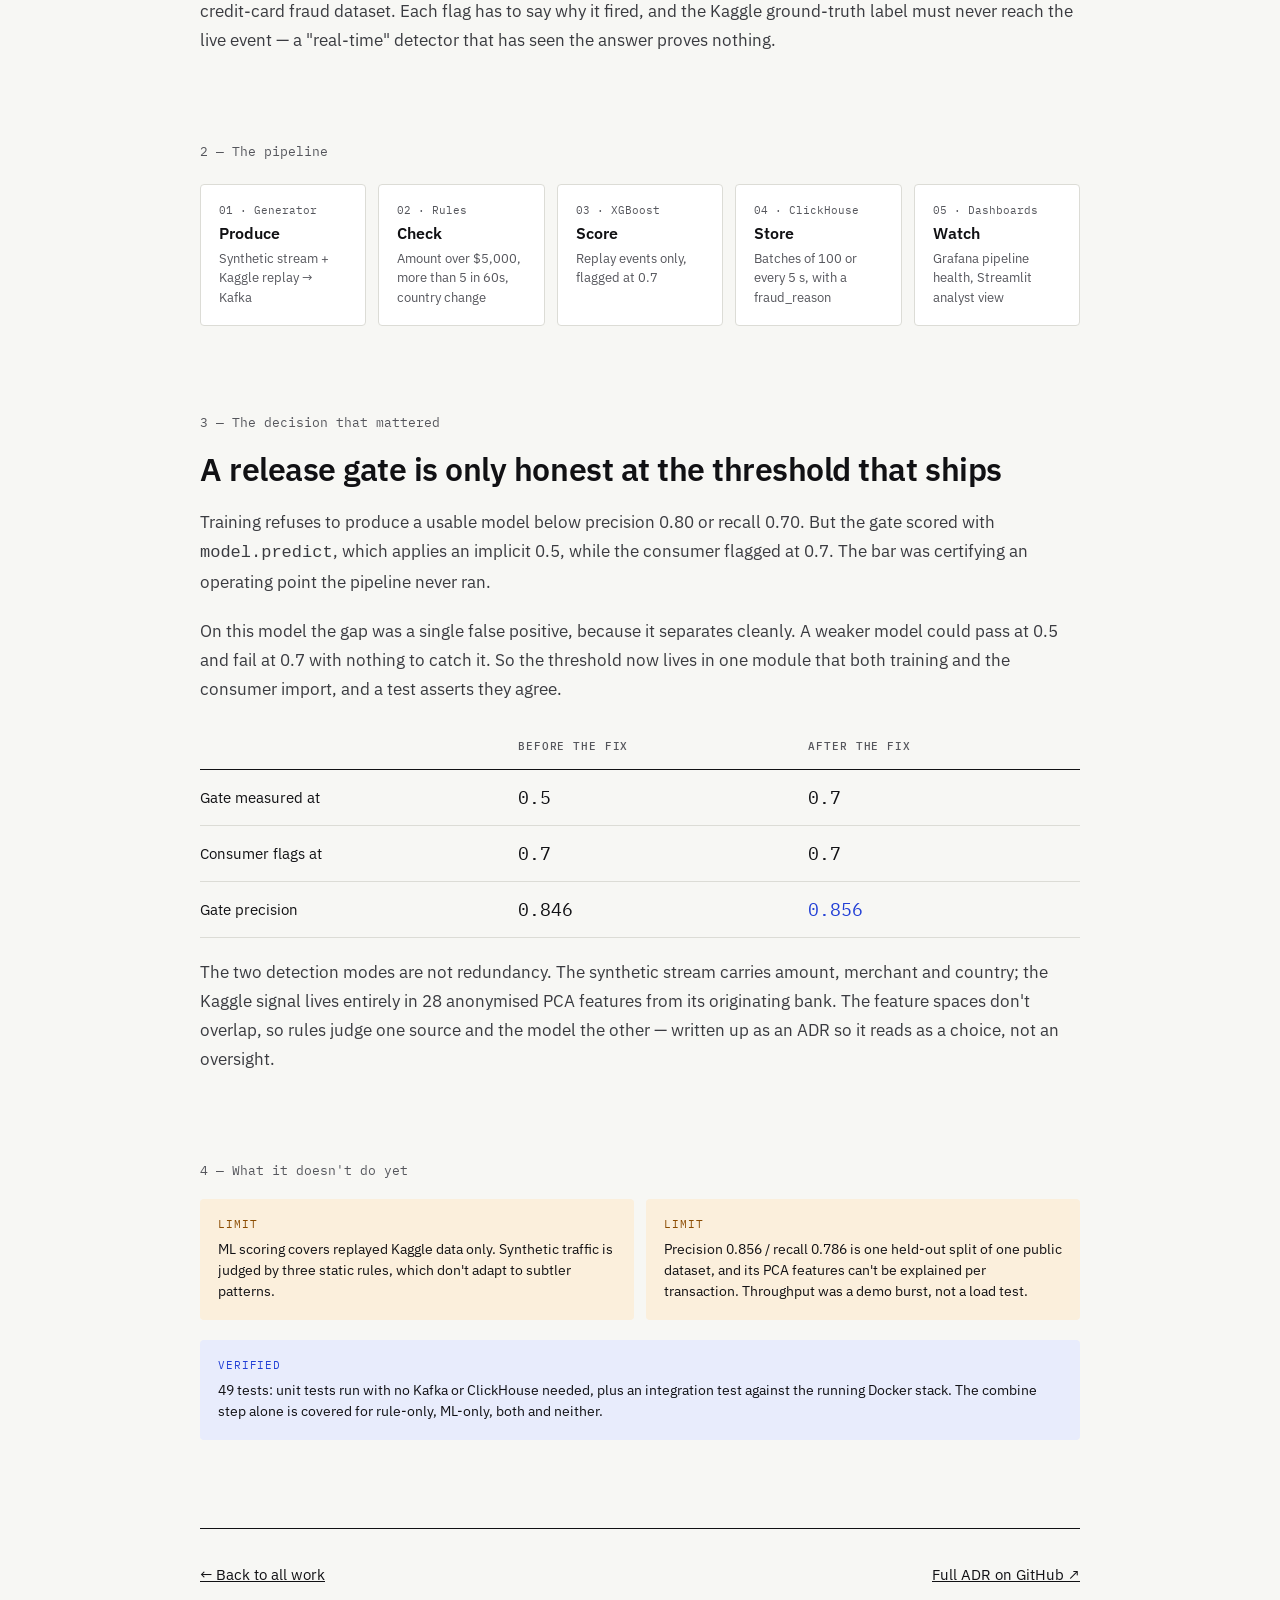
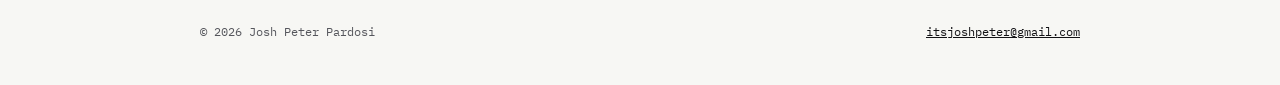
<file: work/fraud-detection.html>
<!DOCTYPE html>
<html lang="en">
<head>
<meta charset="UTF-8">
<meta name="viewport" content="width=device-width, initial-scale=1.0">
<title>Real-Time Fraud Detection — Josh Peter Pardosi</title>
<meta name="description" content="Case study: a Kafka-to-ClickHouse fraud pipeline that scores every transaction with a rule engine and an XGBoost model, behind a release gate measured at the threshold the consumer actually runs.">
<link rel="canonical" href="https://joshpeterpardosi.github.io/joshpeterpardosi-portfolio/work/fraud-detection.html">
<meta property="og:type" content="article">
<meta property="og:site_name" content="Josh Peter Pardosi">
<meta property="og:title" content="Real-Time Fraud Detection — case study">
<meta property="og:description" content="The release gate was certifying a threshold the pipeline never ran. Precision 0.856 / recall 0.786 at the threshold that ships — plus where the pipeline still falls short.">
<meta property="og:url" content="https://joshpeterpardosi.github.io/joshpeterpardosi-portfolio/work/fraud-detection.html">
<meta property="og:image" content="https://joshpeterpardosi.github.io/joshpeterpardosi-portfolio/assets/project-real-time-pipeline.jpg">
<meta property="og:image:width" content="1568">
<meta property="og:image:height" content="752">
<meta property="og:image:alt" content="Grafana board showing pipeline throughput and fraud flag rate">
<meta name="twitter:card" content="summary_large_image">
<meta name="twitter:title" content="Real-Time Fraud Detection — case study">
<meta name="twitter:description" content="The release gate was certifying a threshold the pipeline never ran. Precision 0.856 / recall 0.786 at the threshold that ships — plus where the pipeline still falls short.">
<meta name="twitter:image" content="https://joshpeterpardosi.github.io/joshpeterpardosi-portfolio/assets/project-real-time-pipeline.jpg">
<link rel="icon" href="data:image/svg+xml,%3Csvg xmlns='http://www.w3.org/2000/svg' viewBox='0 0 100 100'%3E%3Crect width='100' height='100' rx='16' fill='%23111114'/%3E%3Ctext x='50' y='70' font-size='60' font-family='Helvetica,sans-serif' font-weight='700' fill='%23ffffff' text-anchor='middle'%3EJ%3C/text%3E%3C/svg%3E">
<link rel="preconnect" href="https://fonts.googleapis.com">
<link rel="preconnect" href="https://fonts.gstatic.com" crossorigin>
<link href="https://fonts.googleapis.com/css2?family=IBM+Plex+Mono:wght@400;500&family=IBM+Plex+Sans:wght@400;500;600&display=swap" rel="stylesheet">
<link rel="stylesheet" href="../assets/site.css">
</head>
<body>

<header class="site-header">
  <div class="wrap case header-row">
    <a class="nav-link" href="../index.html#work" style="padding-left:0">← All work</a>
    <span class="kicker">Case study · 02</span>
  </div>
</header>

<main class="wrap case">

<section class="case-hero">
  <p class="kicker">Streaming · Card transactions</p>
  <h1>Real-time fraud detection, scored twice and gated before it ships</h1>
  <p class="lede">Every transaction on a Kafka stream passes a rule engine and, where the features exist, an XGBoost model — and the model is only trusted once it clears a precision/recall bar measured at the exact threshold the consumer flags on.</p>
  <div class="case-meta">
    <div class="meta-item"><span>Role</span><span>Solo — design, build, test</span></div>
    <div class="meta-item"><span>Timeline</span><span>Aug 2026</span></div>
    <div class="meta-item"><span>Stack</span><span>Kafka, Python, XGBoost, ClickHouse, Grafana, Streamlit, Docker</span></div>
    <div class="meta-item"><span>Code</span><a href="https://github.com/joshpeterpardosi/real-time-event-pipeline" target="_blank" rel="noopener">GitHub repo ↗</a></div>
  </div>
  <img src="../assets/project-real-time-pipeline.jpg" alt="Grafana board showing pipeline throughput and fraud flag rate" width="1568" height="752">
</section>

<section class="case-section">
  <p class="kicker">1 — The question</p>
  <h2>Can a transaction be flagged as it happens — and explained afterwards?</h2>
  <p>Two sources feed one Kafka topic: a synthetic generator with controllable fraud patterns, and a replay of Kaggle's credit-card fraud dataset. Each flag has to say why it fired, and the Kaggle ground-truth label must never reach the live event — a "real-time" detector that has seen the answer proves nothing.</p>
</section>

<section class="case-section">
  <p class="kicker">2 — The pipeline</p>
  <div class="flow">
    <div class="flow-step"><span>01 · Generator</span><strong>Produce</strong><span>Synthetic stream + Kaggle replay → Kafka</span></div>
    <div class="flow-step"><span>02 · Rules</span><strong>Check</strong><span>Amount over $5,000, more than 5 in 60s, country change</span></div>
    <div class="flow-step"><span>03 · XGBoost</span><strong>Score</strong><span>Replay events only, flagged at 0.7</span></div>
    <div class="flow-step"><span>04 · ClickHouse</span><strong>Store</strong><span>Batches of 100 or every 5 s, with a fraud_reason</span></div>
    <div class="flow-step"><span>05 · Dashboards</span><strong>Watch</strong><span>Grafana pipeline health, Streamlit analyst view</span></div>
  </div>
</section>

<section class="case-section">
  <p class="kicker">3 — The decision that mattered</p>
  <h2>A release gate is only honest at the threshold that ships</h2>
  <p>Training refuses to produce a usable model below precision 0.80 or recall 0.70. But the gate scored with <code>model.predict</code>, which applies an implicit 0.5, while the consumer flagged at 0.7. The bar was certifying an operating point the pipeline never ran.</p>
  <p>On this model the gap was a single false positive, because it separates cleanly. A weaker model could pass at 0.5 and fail at 0.7 with nothing to catch it. So the threshold now lives in one module that both training and the consumer import, and a test asserts they agree.</p>
  <table class="compare">
    <thead><tr><th></th><th>Before the fix</th><th>After the fix</th></tr></thead>
    <tbody>
      <tr><td>Gate measured at</td><td class="n">0.5</td><td class="n">0.7</td></tr>
      <tr><td>Consumer flags at</td><td class="n">0.7</td><td class="n">0.7</td></tr>
      <tr><td>Gate precision</td><td class="n">0.846</td><td class="n up">0.856</td></tr>
    </tbody>
  </table>
  <p>The two detection modes are not redundancy. The synthetic stream carries amount, merchant and country; the Kaggle signal lives entirely in 28 anonymised PCA features from its originating bank. The feature spaces don't overlap, so rules judge one source and the model the other — written up as an ADR so it reads as a choice, not an oversight.</p>
</section>

<section class="case-section">
  <p class="kicker">4 — What it doesn't do yet</p>
  <div class="rl">
    <div class="box box-limit">
      <span class="box-label">Limit</span>
      <span class="box-text">ML scoring covers replayed Kaggle data only. Synthetic traffic is judged by three static rules, which don't adapt to subtler patterns.</span>
    </div>
    <div class="box box-limit">
      <span class="box-label">Limit</span>
      <span class="box-text">Precision 0.856 / recall 0.786 is one held-out split of one public dataset, and its PCA features can't be explained per transaction. Throughput was a demo burst, not a load test.</span>
    </div>
  </div>
  <div class="box box-result">
    <span class="box-label">Verified</span>
    <span class="box-text">49 tests: unit tests run with no Kafka or ClickHouse needed, plus an integration test against the running Docker stack. The combine step alone is covered for rule-only, ML-only, both and neither.</span>
  </div>
</section>

<nav class="case-nav" aria-label="Case study navigation">
  <a href="../index.html#work">← Back to all work</a>
  <a href="https://github.com/joshpeterpardosi/real-time-event-pipeline/blob/main/docs/adr/0003-fraud-detection-rule-based-vs-ml-vs-combo.md" target="_blank" rel="noopener">Full ADR on GitHub ↗</a>
</nav>

</main>

<footer class="wrap case site-footer">
  <span>© 2026 Josh Peter Pardosi</span>
  <a href="mailto:itsjoshpeter@gmail.com">itsjoshpeter@gmail.com</a>
</footer>

</body>
</html>
</file>
<file: assets/site.css>
:root{
  --bg:#f7f7f4;
  --surface:#ffffff;
  --rule:#dcdcd6;
  --rule-strong:#b9b9b2;
  --ink:#111114;
  --ink-2:#3a3b40;
  --muted:#55565c;
  --accent:#2340d6;
  --result-bg:#e8ecfc;
  --limit:#8a4b00;
  --limit-bg:#fbefdc;
  --ok:#1f8a4c;
  --sans:'IBM Plex Sans', system-ui, sans-serif;
  --mono:'IBM Plex Mono', ui-monospace, monospace;
}
*{box-sizing:border-box;margin:0;padding:0;}
html{scroll-behavior:smooth;}
body{
  background:var(--bg);
  color:var(--ink);
  font-family:var(--sans);
  -webkit-font-smoothing:antialiased;
}
a{color:var(--ink);}
a:hover{color:var(--accent);}
img{display:block;max-width:100%;}
:focus-visible{outline:2px solid var(--accent);outline-offset:3px;}

.wrap{max-width:1200px;margin:0 auto;padding:0 40px;}
.section{padding-top:136px;}
.kicker{font-family:var(--mono);font-size:13px;color:var(--muted);}
h2{font-size:40px;font-weight:600;letter-spacing:-0.02em;line-height:1.15;}
.accent{color:var(--accent);}

/* HEADER */
.site-header{border-bottom:1px solid var(--rule);background:var(--bg);}
.header-row{display:flex;justify-content:space-between;align-items:center;height:72px;}
.wordmark{text-decoration:none;font-weight:600;font-size:16px;}
.wordmark span{font-family:var(--mono);font-weight:400;font-size:12px;color:var(--muted);margin-left:4px;}
.nav{display:flex;align-items:center;gap:8px;}
.nav-link{text-decoration:none;font-size:14px;padding:12px;}

/* BUTTONS */
.btn{display:inline-block;white-space:nowrap;text-decoration:none;font-weight:500;font-size:15px;padding:14px 22px;border-radius:6px;border:1px solid transparent;}
.nav .btn{font-size:14px;padding:12px 18px;}
.btn-dark{background:var(--ink);color:#fff;}
.btn-dark:hover{color:#fff;background:var(--accent);}
.btn-accent{background:var(--accent);color:#fff;}
.btn-accent:hover{color:#fff;background:#1a31a8;}
.btn-outline{border-color:var(--rule-strong);}
.btn-light{background:var(--bg);color:var(--ink);}
.btn-light:hover{color:var(--accent);}
.actions{display:flex;flex-wrap:wrap;gap:12px;align-items:center;}

/* HERO */
.hero{display:grid;grid-template-columns:minmax(0,1.5fr) minmax(0,1fr);gap:64px;align-items:end;padding-top:96px;padding-bottom:72px;}
.hero-text{display:flex;flex-direction:column;gap:28px;}
.status{display:flex;align-items:center;gap:10px;font-family:var(--mono);font-size:13px;color:var(--muted);}
.status-dot{width:8px;height:8px;border-radius:50%;background:var(--ok);}
.hero h1{font-size:clamp(2.2rem,4.6vw,3.75rem);line-height:1.05;font-weight:600;letter-spacing:-0.025em;}
.lede{font-size:18px;line-height:1.6;color:var(--muted);max-width:600px;}
.hero-photo{display:flex;flex-direction:column;gap:10px;}
.hero-photo img{width:100%;height:auto;aspect-ratio:3/4;object-fit:cover;object-position:center top;border-radius:4px;border:1px solid var(--rule);background:#fff;}
figcaption{font-family:var(--mono);font-size:12px;color:var(--muted);line-height:1.5;}

/* PROOF STRIP */
.proof{display:grid;grid-template-columns:repeat(4,minmax(0,1fr));border-top:1px solid var(--ink);border-bottom:1px solid var(--rule);}
.proof-item{display:flex;flex-direction:column;gap:6px;padding:24px;border-left:1px solid var(--rule);}
.proof-item:first-child{padding-left:0;border-left:none;}
.proof .num{font-family:var(--mono);font-size:34px;font-weight:500;letter-spacing:-0.02em;}
.proof .label{font-size:14px;line-height:1.45;color:var(--muted);}

/* WORK */
.section-head{display:flex;justify-content:space-between;align-items:flex-end;gap:24px;flex-wrap:wrap;margin-bottom:72px;}
.section-head h2{margin-top:12px;}
.legend{display:flex;gap:16px;font-family:var(--mono);font-size:12px;}
.legend span{display:flex;align-items:center;gap:6px;}
.sw{display:inline-block;width:10px;height:10px;}
.sw-result{background:var(--result-bg);border:1px solid var(--accent);}
.sw-limit{background:var(--limit-bg);border:1px solid var(--limit);}

.project{display:grid;grid-template-columns:minmax(0,5fr) minmax(0,7fr);gap:48px;align-items:start;padding-bottom:72px;margin-bottom:72px;border-bottom:1px solid var(--rule);}
.project > img{width:100%;aspect-ratio:4/3;object-fit:cover;border-radius:4px;border:1px solid var(--rule);}
.project-body{display:flex;flex-direction:column;gap:20px;}
.project h3{font-size:28px;font-weight:600;letter-spacing:-0.015em;line-height:1.2;}
.desc{font-size:16px;line-height:1.6;color:var(--ink-2);}
.rl{display:grid;grid-template-columns:repeat(2,minmax(0,1fr));gap:12px;}
.box{display:flex;flex-direction:column;gap:8px;padding:18px;border-radius:4px;}
.box-result{background:var(--result-bg);}
.box-limit{background:var(--limit-bg);}
.box-label{font-family:var(--mono);font-size:11px;letter-spacing:0.08em;text-transform:uppercase;}
.box-result .box-label{color:var(--accent);}
.box-limit .box-label{color:var(--limit);}
.box-num{font-family:var(--mono);font-size:24px;font-weight:500;}
.box-text{font-size:14px;line-height:1.5;}
.links{display:flex;gap:20px;font-size:15px;font-weight:500;}
.links a{padding:10px 0;}
.links .muted{color:var(--muted);}

.more .kicker{padding-bottom:16px;}
.more-row{display:grid;grid-template-columns:minmax(0,2.2fr) minmax(0,1fr) minmax(0,2.2fr) auto;gap:24px;align-items:baseline;padding:20px 0;border-bottom:1px solid var(--rule);}
.more-row:first-of-type{border-top:1px solid var(--ink);}
.more-name{font-weight:600;font-size:17px;}
.more-num{font-family:var(--mono);font-size:15px;color:var(--accent);}
.more-limit{font-size:14px;color:var(--limit);}
.more-row a{font-size:14px;font-weight:500;padding:10px 0;}

/* SKILLS */
#skills .section-head{margin-bottom:40px;}
.stages{display:grid;grid-template-columns:repeat(4,minmax(0,1fr));gap:1px;background:var(--rule);border:1px solid var(--rule);}
.stage{background:var(--surface);padding:28px;display:flex;flex-direction:column;gap:14px;}
.stage-num{font-family:var(--mono);font-size:12px;color:var(--muted);text-transform:uppercase;}
.stage h3{font-size:20px;font-weight:600;}
.stage p{font-size:15px;line-height:1.7;}
.used{font-family:var(--mono);font-size:12px;color:var(--accent);margin-top:auto;}
.aside{margin-top:24px;font-size:14px;line-height:1.6;color:var(--muted);}
.aside a{color:var(--muted);}

/* ABOUT */
.about{display:grid;grid-template-columns:minmax(0,1fr) minmax(0,1.5fr);gap:64px;align-items:start;}
.about figure{display:flex;flex-direction:column;gap:10px;}
.about figure img{width:100%;aspect-ratio:4/3;object-fit:cover;border-radius:4px;}
.about-body{display:flex;flex-direction:column;gap:20px;}
.about-body p:not(.kicker){font-size:17px;line-height:1.7;color:var(--ink-2);}
.about-body strong{color:var(--ink);font-weight:600;}

/* CONTACT */
.contact{background:var(--ink);color:var(--bg);border-radius:6px;padding:64px;display:flex;flex-direction:column;gap:28px;}
.contact .kicker{color:#a9aab0;}
.contact h2{font-size:clamp(2rem,4vw,3rem);line-height:1.1;max-width:760px;}
.contact > p:not(.kicker){font-size:17px;line-height:1.6;color:#c9cacf;max-width:620px;}
.contact-link{color:var(--bg);padding:14px 12px;font-size:15px;}
.contact-link:hover{color:#aebcff;}

.site-footer{display:flex;justify-content:space-between;gap:16px;flex-wrap:wrap;padding-top:28px;padding-bottom:48px;font-family:var(--mono);font-size:12px;color:var(--muted);}

/* CASE STUDY */
.case{max-width:960px;}
.case-hero{padding-top:72px;display:flex;flex-direction:column;gap:28px;}
.case-hero h1{font-size:clamp(2.2rem,4.4vw,3.25rem);line-height:1.08;font-weight:600;letter-spacing:-0.025em;}
.case-meta{display:grid;grid-template-columns:repeat(4,minmax(0,1fr));gap:24px;border-top:1px solid var(--ink);padding-top:20px;}
.meta-item{display:flex;flex-direction:column;gap:4px;font-size:15px;}
.meta-item span:first-child{font-family:var(--mono);font-size:11px;letter-spacing:0.08em;color:var(--muted);text-transform:uppercase;}
.case-hero > img{width:100%;aspect-ratio:16/9;object-fit:cover;border-radius:4px;border:1px solid var(--rule);}
.case-section{padding-top:88px;display:flex;flex-direction:column;gap:20px;}
.case-section h2{font-size:32px;letter-spacing:-0.015em;}
.case-section > p:not(.kicker){font-size:17px;line-height:1.7;color:var(--ink-2);}
.flow{display:grid;grid-template-columns:repeat(5,minmax(0,1fr));gap:12px;margin-top:4px;}
.flow-step{background:var(--surface);border:1px solid var(--rule);border-radius:4px;padding:18px;display:flex;flex-direction:column;gap:6px;}
.flow-step span:first-child{font-family:var(--mono);font-size:11px;color:var(--muted);}
.flow-step strong{font-size:16px;font-weight:600;}
.flow-step span:last-child{font-size:13px;line-height:1.5;color:var(--muted);}
.flow-step.loop{background:var(--result-bg);border-color:var(--accent);}
.flow-step.loop span:first-child{color:var(--accent);}
.compare{width:100%;border-collapse:collapse;font-size:15px;}
.compare th,.compare td{text-align:left;padding:16px 12px 16px 0;border-bottom:1px solid var(--rule);}
.compare thead th{font-family:var(--mono);font-size:11px;letter-spacing:0.08em;text-transform:uppercase;color:var(--muted);font-weight:500;border-bottom:1px solid var(--ink);}
.compare td.n{font-family:var(--mono);font-size:18px;}
.compare .up{color:var(--accent);}
.compare .down{color:var(--limit);}
.case-nav{display:flex;justify-content:space-between;gap:16px;flex-wrap:wrap;border-top:1px solid var(--ink);margin-top:88px;padding-top:24px;}
.case-nav a{font-size:15px;padding:12px 0;}

@media (max-width:860px){
  .wrap{padding:0 16px;}
  .section{padding-top:96px;}
  h2{font-size:30px;}
  .hide-sm{display:none;}
  .wordmark span{display:none;}
  .hero{grid-template-columns:minmax(0,1fr);gap:32px;padding-top:48px;padding-bottom:48px;}
  .hero-photo{max-width:260px;}
  .proof{grid-template-columns:repeat(2,minmax(0,1fr));}
  .proof-item{padding:18px 12px;border-bottom:1px solid var(--rule);}
  .proof-item:nth-child(odd){padding-left:0;border-left:none;}
  .proof .num{font-size:26px;}
  .section-head{margin-bottom:40px;}
  .project{grid-template-columns:minmax(0,1fr);gap:20px;padding-bottom:40px;margin-bottom:40px;}
  .project h3{font-size:22px;}
  .rl{grid-template-columns:minmax(0,1fr);}
  .more-row{grid-template-columns:minmax(0,1fr);gap:6px;}
  .stages{grid-template-columns:minmax(0,1fr);}
  .about{grid-template-columns:minmax(0,1fr);gap:28px;}
  .contact{padding:36px 20px;}
  .case-meta{grid-template-columns:repeat(2,minmax(0,1fr));}
  .flow{grid-template-columns:minmax(0,1fr);}
}
</file>
